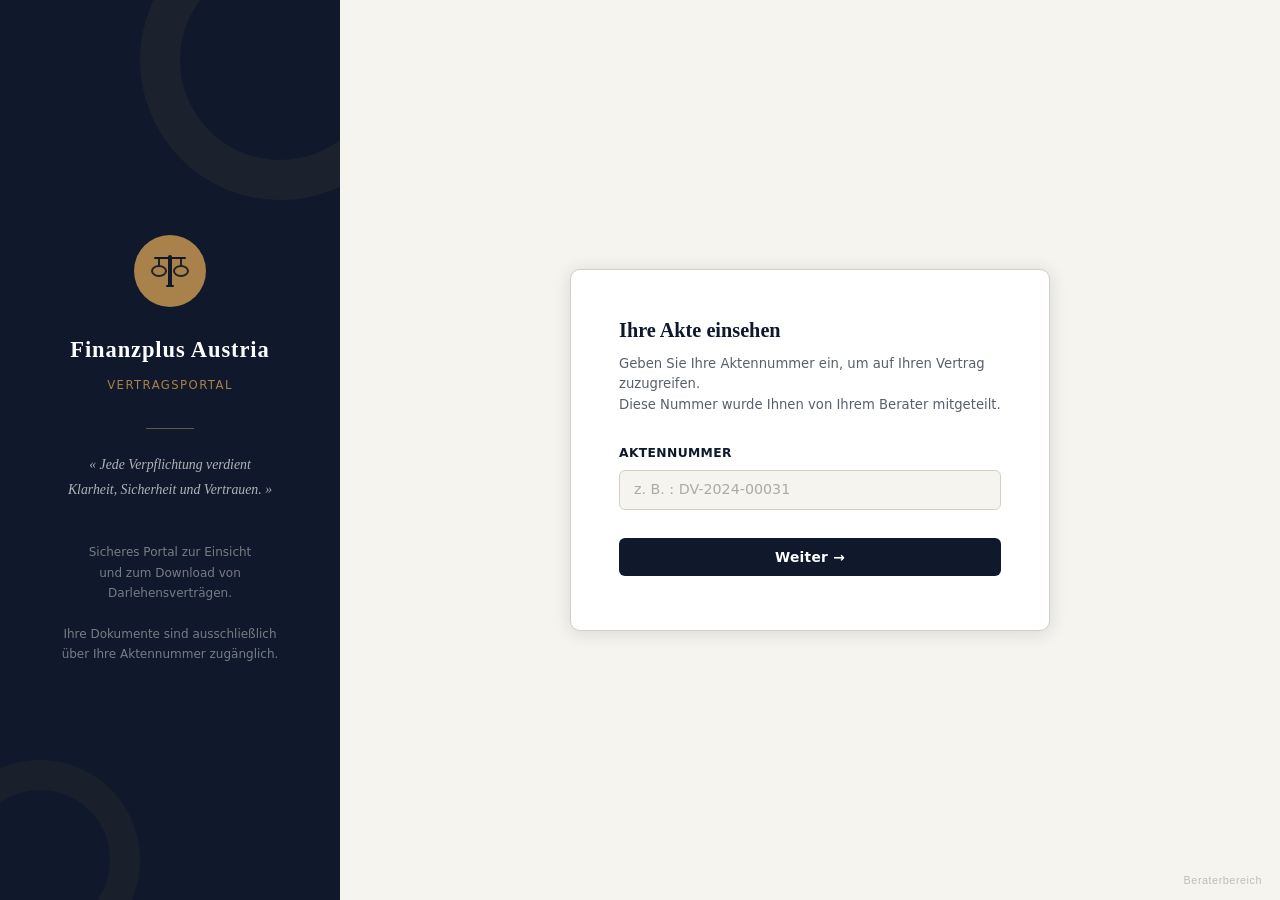
<file: index.html>
<!DOCTYPE html>
<html lang="de">
<head>
  <meta charset="UTF-8" />
  <meta name="viewport" content="width=device-width, initial-scale=1.0" />
  <title>Finanzplus Austria — Vertragsportal</title>
  <link rel="stylesheet" href="src/style.css" />
</head>
<body>

  <!-- ══════════════════════════════════════════
       AUTHENTIFIZIERUNGSSIEGEL (animiertes Overlay)
  ══════════════════════════════════════════ -->
  <div id="seal-overlay">
    <svg class="seal-svg" viewBox="0 0 200 200" xmlns="http://www.w3.org/2000/svg">
      <circle cx="100" cy="100" r="92" fill="none" stroke="#A9814A" stroke-width="2.5" stroke-dasharray="6 4"/>
      <circle cx="100" cy="100" r="78" fill="rgba(16,25,43,.95)" stroke="#A9814A" stroke-width="1.5"/>
      <polygon points="100,36 109,70 145,70 116,91 127,128 100,110 73,128 84,91 55,70 91,70"
               fill="none" stroke="#A9814A" stroke-width="1.5" stroke-linejoin="round"/>
      <path id="topArc" d="M 26,100 A 74,74 0 0,1 174,100" fill="none"/>
      <path id="botArc" d="M 174,100 A 74,74 0 0,1 26,100" fill="none"/>
      <text font-family="Georgia,serif" font-size="11" fill="#A9814A" font-weight="600" letter-spacing="3">
        <textPath href="#topArc" startOffset="10%">FINANZPLUS AUSTRIA</textPath>
      </text>
      <text font-family="Georgia,serif" font-size="10" fill="rgba(169,129,74,.65)" letter-spacing="2">
        <textPath href="#botArc" startOffset="12%">DOKUMENT AUTHENTIFIZIERT</textPath>
      </text>
      <text x="100" y="110" text-anchor="middle" font-family="Georgia,serif"
            font-size="30" fill="#A9814A" font-weight="700">FP</text>
    </svg>
    <div class="seal-text">Akte geprüft und authentifiziert</div>
  </div>

  <!-- ══════════════════════════════════════════
       BILDSCHIRM 1 — KUNDENPORTAL
  ══════════════════════════════════════════ -->
  <div id="screen-home" class="screen active">

    <aside class="sidebar">
      <div class="sidebar-logo">
        <!-- Waage-Icon -->
        <svg viewBox="0 0 40 40" xmlns="http://www.w3.org/2000/svg">
          <rect x="18" y="4"  width="4" height="32" rx="2"/>
          <rect x="4"  y="6"  width="32" height="2"  rx="1"/>
          <ellipse cx="9"  cy="20" rx="7" ry="5" fill="none" stroke="currentColor" stroke-width="2"/>
          <ellipse cx="31" cy="20" rx="7" ry="5" fill="none" stroke="currentColor" stroke-width="2"/>
          <line x1="9"  y1="8"  x2="9"  y2="15" stroke="currentColor" stroke-width="2"/>
          <line x1="31" y1="8"  x2="31" y2="15" stroke="currentColor" stroke-width="2"/>
          <rect x="16" y="34" width="8" height="2" rx="1"/>
        </svg>
      </div>
      <div class="sidebar-content">
        <h1>Finanzplus Austria</h1>
        <div class="sidebar-sub">Vertragsportal</div>
        <div class="sidebar-divider"></div>
        <div class="sidebar-tagline">
          « Jede Verpflichtung verdient<br/>Klarheit, Sicherheit und Vertrauen. »
        </div>
        <div class="sidebar-tagline2">
          Sicheres Portal zur Einsicht<br/>
          und zum Download von Darlehensverträgen.<br/><br/>
          Ihre Dokumente sind ausschließlich<br/>
          über Ihre Aktennummer zugänglich.
        </div>
      </div>
    </aside>

    <main class="main-panel">
      <div class="card">

        <!-- ANSICHT: Suchformular -->
        <div id="view-search">
          <h2 class="card-title">Ihre Akte einsehen</h2>
          <p class="card-desc">
            Geben Sie Ihre Aktennummer ein, um auf Ihren Vertrag zuzugreifen.<br/>
            Diese Nummer wurde Ihnen von Ihrem Berater mitgeteilt.
          </p>
          <div class="form-group">
            <label for="dossierId">Aktennummer</label>
            <input type="text" id="dossierId"
                   placeholder="z. B. : DV-2024-00031"
                   maxlength="20"
                   autocomplete="off"
                   spellcheck="false" />
          </div>
          <button class="btn btn-primary" id="btn-search">Weiter &rarr;</button>
          <div id="msg-search" class="msg"></div>
          <div id="attempts-info" class="attempts-info"></div>

          <!-- Aktenergebnis (standardmäßig ausgeblendet) -->
          <div id="result-block">
            <div class="divider"></div>
            <div class="dossier-card">
              <div class="dossier-label">
                <svg width="13" height="13" viewBox="0 0 16 16" fill="currentColor">
                  <path d="M8 1 10.47 5.53 16 6.34 12 10.24 12.94 15.74 8 13.12 3.06 15.74 4 10.24 0 6.34 5.53 5.53Z"/>
                </svg>
                Akte bestätigt
              </div>
              <div class="dossier-row"><span>Aktennummer</span><span class="mono" id="res-num">—</span></div>
              <div class="dossier-row"><span>Kunde / Gesellschaft</span><span id="res-client">—</span></div>
              <div class="dossier-row"><span>Datei</span><span id="res-file">—</span></div>
              <div class="dossier-row"><span>Einreichungsdatum</span><span id="res-date">—</span></div>
              <button class="btn btn-gold" id="btn-download">
                ⬇&nbsp; Vertrag als PDF herunterladen
              </button>
            </div>
            <button class="btn btn-ghost" id="btn-another">
              ↺ Eine andere Akte einsehen
            </button>
          </div>
        </div>

        <!-- ANSICHT: Gesperrt (zu viele Versuche) -->
        <div id="view-blocked" style="display:none">
          <h2 class="card-title card-title--danger">Zugang vorübergehend gesperrt</h2>
          <p class="card-desc" style="margin-top:10px">
            Sie haben zu viele fehlgeschlagene Versuche unternommen. Aus Sicherheitsgründen
            ist die Einsicht gesperrt.
          </p>
          <div class="msg msg-error show">
            Bitte wenden Sie sich an Ihren Finanzplus Austria-Berater.<br/>
            <strong>+43 681 10535900 &mdash; kontakt_finanzplusaustria@proton.me</strong>
          </div>
        </div>

      </div><!-- /card -->
    </main>

    <!-- Diskreter Link zum Beraterbereich -->
    <button class="admin-link" id="admin-link">Beraterbereich</button>
  </div>

  <!-- ══════════════════════════════════════════
       BILDSCHIRM 2 — ADMIN-ANMELDUNG
  ══════════════════════════════════════════ -->
  <div id="screen-admin-login" class="screen">
    <div class="card card--narrow">
      <div class="admin-login-header">
        <div class="admin-login-icon">
          <svg width="22" height="22" fill="var(--gold)" viewBox="0 0 24 24">
            <path d="M12 2a4 4 0 0 1 4 4 4 4 0 0 1-4 4 4 4 0 0 1-4-4 4 4 0 0 1 4-4m0 10c4.42 0 8 1.79 8 4v2H4v-2c0-2.21 3.58-4 8-4z"/>
          </svg>
        </div>
        <h2 class="card-title" style="text-align:center">Beraterbereich</h2>
        <p class="card-desc" style="text-align:center;margin-bottom:0">
          Zugang nur für Mitarbeiter von Finanzplus Austria.
        </p>
      </div>
      <div class="form-group">
        <label for="admin-pwd">Zugangscode</label>
        <input type="password" id="admin-pwd"
               placeholder="••••••••"
               autocomplete="current-password" />
      </div>
      <button class="btn btn-primary" id="btn-admin-login">Anmelden</button>
      <div id="msg-admin-login" class="msg"></div>
      <button class="btn btn-ghost" id="btn-back-home" style="display:block;margin-top:14px">
        ← Zurück zum Kundenportal
      </button>
    </div>
  </div>

  <!-- ══════════════════════════════════════════
       BILDSCHIRM 3 — ADMIN-DASHBOARD
  ══════════════════════════════════════════ -->
  <div id="screen-admin-dash" class="screen">
    <div class="admin-topbar">
      <div>
        <div class="admin-topbar-title">Finanzplus Austria</div>
        <div class="admin-topbar-sub">Verwaltungskonsole — Aktenverwaltung</div>
      </div>
      <button class="btn-logout" id="btn-logout">Abmelden</button>
    </div>

    <div class="admin-grid">

      <!-- Panel: Einreichen -->
      <div class="panel">
        <div class="panel-title">
          <div class="panel-icon">
            <svg viewBox="0 0 24 24" fill="var(--gold)">
              <path d="M9 16h6v-6h4l-7-7-7 7h4zm-4 2h14v2H5z"/>
            </svg>
          </div>
          Akte einreichen
        </div>
        <div class="form-group">
          <label for="a-dossier-id">Aktennummer</label>
          <input type="text" id="a-dossier-id"
                 placeholder="AT-2026-00147"
                 maxlength="20"
                 autocomplete="off" />
        </div>
        <div class="form-group">
          <label for="a-client">Kunde / Gesellschaft</label>
          <input type="text" id="a-client"
                 placeholder="Vollständiger Name oder Firmenname" />
        </div>
        <div class="form-group">
          <label for="a-file">PDF-Vertragsdatei</label>
          <input type="file" id="a-file" accept=".pdf" />
        </div>
        <button class="btn btn-gold" id="btn-upload">Akte speichern</button>
        <div id="msg-upload" class="msg"></div>
      </div>

      <!-- Panel: Aktenliste -->
      <div class="panel">
        <div class="panel-title">
          <div class="panel-icon">
            <svg viewBox="0 0 24 24" fill="var(--gold)">
              <path d="M14 2H6a2 2 0 0 0-2 2v16a2 2 0 0 0 2 2h12a2 2 0 0 0 2-2V8l-6-6zm4 18H6V4h7v5h5v11z"/>
            </svg>
          </div>
          Gespeicherte Akten
          <span class="badge" id="badge-count">0</span>
        </div>
        <div id="msg-delete" class="msg"></div>
        <div class="table-wrap">
          <table>
            <thead>
              <tr>
                <th>Aktennr.</th>
                <th>Kunde</th>
                <th>Datei</th>
                <th>Datum</th>
                <th>Aktion</th>
              </tr>
            </thead>
            <tbody id="admin-table-body"></tbody>
          </table>
          <div id="empty-state" class="empty-state" style="display:none">
            Noch keine Akten gespeichert.
          </div>
        </div>
      </div>

    </div><!-- /admin-grid -->
  </div>

  <!-- v2.0 -->
  <script src="src/app.js"></script>
</body>
</html>
</file>
<file: src/style.css>
/* ══════════════════════════════════════════════════════
   FINANZPLUS AUSTRIA — Feuille de styles principale
   ══════════════════════════════════════════════════════ */

/* ── RESET & VARIABLES ─────────────────────────────── */
*, *::before, *::after { box-sizing: border-box; margin: 0; padding: 0; }

:root {
  --navy:    #10192B;
  --navy2:   #1a2840;
  --gold:    #A9814A;
  --gold-l:  #c9a870;
  --bord:    #7A2436;
  --ivory:   #F6F4EF;
  --ivory2:  #edeae3;
  --white:   #ffffff;
  --text:    #1f2328;
  --muted:   #57606a;
  --border:  #d4cfc5;
  --serif:   'Georgia', 'Times New Roman', serif;
  --sans:    -apple-system, 'Segoe UI', system-ui, sans-serif;
  --mono:    'Courier New', 'Lucida Console', monospace;
  --radius:  6px;
  --shadow:  0 2px 18px rgba(16,25,43,.13);
}

html, body {
  height: 100%;
  font-family: var(--sans);
  font-size: 15px;
  line-height: 1.65;
  color: var(--text);
  background: var(--ivory);
}

/* ── ROUTER ─────────────────────────────────────────── */
.screen          { display: none; }
.screen.active   { display: flex; }

/* ══════════════════════════════════════════════════════
   SCEAU D'AUTHENTIFICATION
══════════════════════════════════════════════════════ */
#seal-overlay {
  display: none;
  position: fixed;
  inset: 0;
  background: rgba(16,25,43,.78);
  z-index: 9999;
  align-items: center;
  justify-content: center;
  flex-direction: column;
}
#seal-overlay.active { display: flex; }

.seal-svg {
  width: 190px;
  height: 190px;
  animation: sealStamp .6s cubic-bezier(.2,1.4,.4,1) forwards;
  transform-origin: center;
  transform: scale(0) rotate(-25deg);
  opacity: 0;
}
@keyframes sealStamp {
  0%   { transform: scale(2.2) rotate(-25deg); opacity: 0; }
  60%  { transform: scale(.88) rotate(3deg);   opacity: 1; }
  100% { transform: scale(1)   rotate(0deg);   opacity: 1; }
}

.seal-text {
  margin-top: 22px;
  font-family: var(--serif);
  font-size: 1.1rem;
  color: var(--gold);
  letter-spacing: .08em;
  animation: fadeInUp .4s .38s ease both;
  opacity: 0;
}
@keyframes fadeInUp {
  from { opacity: 0; transform: translateY(12px); }
  to   { opacity: 1; transform: translateY(0); }
}

/* ══════════════════════════════════════════════════════
   LAYOUT DEUX PANNEAUX (page client)
══════════════════════════════════════════════════════ */
#screen-home {
  min-height: 100vh;
  flex-direction: row;
}

/* ── Sidebar ────────────────────────────────────────── */
.sidebar {
  width: 340px;
  min-height: 100vh;
  background: var(--navy);
  display: flex;
  flex-direction: column;
  align-items: center;
  justify-content: center;
  padding: 48px 36px;
  flex-shrink: 0;
  position: relative;
  overflow: hidden;
}

/* Ornements géométriques discrets */
.sidebar::before {
  content: '';
  position: absolute;
  top: -80px; right: -80px;
  width: 280px; height: 280px;
  border: 40px solid rgba(169,129,74,.08);
  border-radius: 50%;
}
.sidebar::after {
  content: '';
  position: absolute;
  bottom: -60px; left: -60px;
  width: 200px; height: 200px;
  border: 30px solid rgba(169,129,74,.06);
  border-radius: 50%;
}

.sidebar-logo {
  width: 72px; height: 72px;
  background: var(--gold);
  border-radius: 50%;
  display: flex;
  align-items: center;
  justify-content: center;
  margin-bottom: 24px;
  position: relative;
  z-index: 1;
  flex-shrink: 0;
}
.sidebar-logo svg { width: 40px; height: 40px; fill: var(--navy); }

.sidebar-content { position: relative; z-index: 1; }

.sidebar h1 {
  font-family: var(--serif);
  font-size: 1.5rem;
  color: var(--white);
  text-align: center;
  letter-spacing: .04em;
  margin-bottom: 8px;
}
.sidebar-sub {
  font-size: .78rem;
  color: var(--gold);
  text-align: center;
  letter-spacing: .12em;
  text-transform: uppercase;
  margin-bottom: 32px;
}
.sidebar-divider {
  width: 48px; height: 1px;
  background: var(--gold);
  margin: 0 auto 24px;
  opacity: .6;
}
.sidebar-tagline {
  font-family: var(--serif);
  font-size: .92rem;
  color: rgba(246,244,239,.7);
  text-align: center;
  font-style: italic;
  line-height: 1.8;
}
.sidebar-tagline2 {
  font-size: .8rem;
  color: rgba(246,244,239,.45);
  text-align: center;
  margin-top: 40px;
  line-height: 1.7;
}

/* ── Panneau principal ──────────────────────────────── */
.main-panel {
  flex: 1;
  display: flex;
  align-items: center;
  justify-content: center;
  padding: 48px 32px;
  background: var(--ivory);
}

/* ══════════════════════════════════════════════════════
   CARTE GÉNÉRIQUE
══════════════════════════════════════════════════════ */
.card {
  background: var(--white);
  border: 1px solid var(--border);
  border-radius: 10px;
  padding: 44px 48px;
  width: 100%;
  max-width: 480px;
  box-shadow: var(--shadow);
}
.card--narrow { max-width: 400px; }

.card-title {
  font-family: var(--serif);
  font-size: 1.35rem;
  color: var(--navy);
  margin-bottom: 6px;
}
.card-title--danger { color: var(--bord); }

.card-desc {
  font-size: .88rem;
  color: var(--muted);
  margin-bottom: 28px;
  line-height: 1.55;
}
.divider {
  height: 1px;
  background: var(--border);
  margin: 22px 0;
}

/* ══════════════════════════════════════════════════════
   FORMULAIRES
══════════════════════════════════════════════════════ */
.form-group { margin-bottom: 20px; }

label {
  display: block;
  font-size: .82rem;
  font-weight: 600;
  color: var(--navy);
  margin-bottom: 6px;
  letter-spacing: .03em;
  text-transform: uppercase;
}

input[type="text"],
input[type="password"],
input[type="file"] {
  width: 100%;
  padding: 11px 14px;
  border: 1.5px solid var(--border);
  border-radius: var(--radius);
  font-family: var(--mono);
  font-size: .95rem;
  color: var(--text);
  background: var(--ivory);
  transition: border-color .2s, background .2s;
  outline: none;
}
input[type="text"]:focus,
input[type="password"]:focus {
  border-color: var(--gold);
  background: var(--white);
}
input[type="text"]::placeholder { font-family: var(--sans); color: #aaa; }
input[type="file"]              { font-family: var(--sans); font-size: .88rem; cursor: pointer; }

/* ══════════════════════════════════════════════════════
   BOUTONS
══════════════════════════════════════════════════════ */
.btn {
  display: inline-flex;
  align-items: center;
  gap: 8px;
  padding: 11px 24px;
  border: none;
  border-radius: var(--radius);
  font-family: var(--sans);
  font-size: .92rem;
  font-weight: 600;
  cursor: pointer;
  transition: background .18s, opacity .18s;
  letter-spacing: .02em;
}
.btn-primary {
  background: var(--navy);
  color: var(--white);
  width: 100%;
  justify-content: center;
  margin-top: 8px;
}
.btn-primary:hover    { background: var(--navy2); }
.btn-primary:disabled { opacity: .45; cursor: not-allowed; }

.btn-gold {
  background: var(--gold);
  color: var(--white);
  width: 100%;
  justify-content: center;
  margin-top: 8px;
}
.btn-gold:hover { background: var(--gold-l); }

.btn-ghost {
  background: transparent;
  color: var(--muted);
  font-size: .83rem;
  font-weight: 500;
  padding: 6px 0;
  margin-top: 12px;
  text-decoration: underline;
  cursor: pointer;
  border: none;
}
.btn-ghost:hover { color: var(--navy); }

.btn-danger {
  background: var(--bord);
  color: var(--white);
  font-size: .8rem;
  padding: 5px 12px;
  border-radius: var(--radius);
  border: none;
  cursor: pointer;
}
.btn-danger:hover { opacity: .85; }

/* ══════════════════════════════════════════════════════
   MESSAGES (succès / erreur / avertissement)
══════════════════════════════════════════════════════ */
.msg {
  border-radius: var(--radius);
  padding: 12px 16px;
  font-size: .88rem;
  margin-top: 16px;
  display: none;
  line-height: 1.55;
}
.msg.show     { display: block; }
.msg-error    { background: #fdf0f2; border: 1px solid #e8c0c8; color: var(--bord); }
.msg-success  { background: #f0f5f0; border: 1px solid #b8d8b8; color: #2a5e2a; }
.msg-warn     { background: #fdf8f0; border: 1px solid #e8d8b8; color: #7a5a1a; }

/* ══════════════════════════════════════════════════════
   RÉSULTAT DOSSIER (côté client)
══════════════════════════════════════════════════════ */
#result-block { display: none; margin-top: 24px; }

.dossier-card {
  background: var(--ivory);
  border: 1.5px solid var(--gold);
  border-radius: 8px;
  padding: 20px 22px;
  position: relative;
  overflow: hidden;
}
.dossier-card::before {
  content: '';
  position: absolute;
  top: 0; left: 0;
  width: 4px; height: 100%;
  background: var(--gold);
}

.dossier-label {
  font-size: .75rem;
  font-weight: 700;
  color: var(--gold);
  letter-spacing: .1em;
  text-transform: uppercase;
  margin-bottom: 12px;
  display: flex;
  align-items: center;
  gap: 8px;
}
.dossier-row {
  display: flex;
  justify-content: space-between;
  padding: 5px 0;
  border-bottom: 1px solid var(--border);
  font-size: .88rem;
}
.dossier-row:last-of-type  { border-bottom: none; }
.dossier-row span:first-child { color: var(--muted); }
.dossier-row span:last-child  { font-weight: 600; color: var(--navy); }
.mono { font-family: var(--mono); }

/* Compteur tentatives */
.attempts-info      { font-size: .78rem; color: var(--muted); margin-top: 10px; text-align: right; }
.attempts-info.warn { color: var(--bord); font-weight: 600; }

/* ══════════════════════════════════════════════════════
   LIEN ADMIN DISCRET
══════════════════════════════════════════════════════ */
.admin-link {
  position: fixed;
  bottom: 14px; right: 18px;
  font-size: .72rem;
  color: rgba(90,90,90,.35);
  cursor: pointer;
  letter-spacing: .05em;
  border: none;
  background: transparent;
  z-index: 100;
}
.admin-link:hover { color: var(--muted); }

/* ══════════════════════════════════════════════════════
   CONNEXION ADMIN
══════════════════════════════════════════════════════ */
#screen-admin-login {
  min-height: 100vh;
  align-items: center;
  justify-content: center;
  background: var(--ivory);
  flex-direction: column;
  padding: 40px 16px;
}
.admin-login-header { text-align: center; margin-bottom: 24px; }
.admin-login-icon {
  width: 52px; height: 52px;
  background: var(--navy);
  border-radius: 50%;
  display: flex; align-items: center; justify-content: center;
  margin: 0 auto 14px;
}

/* ══════════════════════════════════════════════════════
   DASHBOARD ADMIN
══════════════════════════════════════════════════════ */
#screen-admin-dash {
  min-height: 100vh;
  align-items: center;
  justify-content: center;
  background: var(--ivory);
  flex-direction: column;
  padding: 40px 16px;
}

.admin-topbar {
  width: 100%; max-width: 920px;
  display: flex; align-items: center; justify-content: space-between;
  background: var(--navy);
  border-radius: 8px;
  padding: 14px 24px;
  margin-bottom: 24px;
  color: var(--white);
}
.admin-topbar-title { font-family: var(--serif); font-size: 1.05rem; letter-spacing: .04em; }
.admin-topbar-sub   { font-size: .75rem; color: var(--gold); letter-spacing: .08em; text-transform: uppercase; }

.btn-logout {
  background: transparent;
  border: 1px solid rgba(169,129,74,.5);
  color: var(--gold);
  font-size: .8rem;
  padding: 5px 14px;
  border-radius: var(--radius);
  cursor: pointer;
}
.btn-logout:hover { background: rgba(169,129,74,.12); }

.admin-grid {
  width: 100%; max-width: 920px;
  display: grid;
  grid-template-columns: 340px 1fr;
  gap: 20px;
  align-items: start;
}

.panel {
  background: var(--white);
  border: 1px solid var(--border);
  border-radius: 10px;
  padding: 28px;
  box-shadow: var(--shadow);
}
.panel-title {
  font-family: var(--serif);
  font-size: 1.05rem;
  color: var(--navy);
  margin-bottom: 18px;
  padding-bottom: 12px;
  border-bottom: 1px solid var(--border);
  display: flex; align-items: center; gap: 10px;
}
.panel-icon {
  width: 26px; height: 26px;
  background: var(--navy);
  border-radius: 4px;
  display: flex; align-items: center; justify-content: center;
  flex-shrink: 0;
}
.panel-icon svg { width: 14px; height: 14px; }

/* ── Tableau ─────────────────────────────────────────── */
.table-wrap { overflow-x: auto; }

table           { width: 100%; border-collapse: collapse; font-size: .84rem; }
thead th        {
  background: var(--navy); color: var(--gold);
  font-size: .75rem; font-weight: 700; letter-spacing: .08em;
  text-transform: uppercase; padding: 10px 12px; text-align: left;
}
tbody tr        { border-bottom: 1px solid var(--border); }
tbody tr:hover  { background: var(--ivory); }
tbody td        { padding: 10px 12px; vertical-align: middle; }
.td-mono        { font-family: var(--mono); font-size: .82rem; color: var(--navy); font-weight: 700; }
.td-file        { font-size: .8rem; color: var(--muted); max-width: 140px; overflow: hidden; text-overflow: ellipsis; white-space: nowrap; }
.td-date        { font-size: .8rem; color: var(--muted); }

.empty-state    { text-align: center; padding: 32px; color: var(--muted); font-style: italic; font-size: .88rem; }

/* ── Badge ───────────────────────────────────────────── */
.badge {
  display: inline-block;
  padding: 2px 8px;
  border-radius: 20px;
  font-size: .72rem; font-weight: 700;
  background: var(--gold); color: var(--white);
  letter-spacing: .04em; vertical-align: middle;
}

/* ── Spinner ─────────────────────────────────────────── */
.spinner {
  display: inline-block;
  width: 16px; height: 16px;
  border: 2px solid rgba(255,255,255,.35);
  border-top-color: var(--white);
  border-radius: 50%;
  animation: spin .7s linear infinite;
}
@keyframes spin { to { transform: rotate(360deg); } }

/* ══════════════════════════════════════════════════════
   RESPONSIVE
══════════════════════════════════════════════════════ */
@media (max-width: 820px) {
  .admin-grid { grid-template-columns: 1fr; }
  .admin-topbar { flex-direction: column; gap: 8px; text-align: center; }
}

@media (max-width: 720px) {
  #screen-home    { flex-direction: column; }
  .sidebar {
    width: 100%; min-height: auto;
    padding: 24px 20px;
    flex-direction: row;
    justify-content: flex-start;
    gap: 16px;
    align-items: center;
  }
  .sidebar::before, .sidebar::after { display: none; }
  .sidebar-logo   { width: 50px; height: 50px; margin-bottom: 0; }
  .sidebar-logo svg { width: 26px; height: 26px; }
  .sidebar h1     { font-size: 1.1rem; text-align: left; }
  .sidebar-sub    { text-align: left; margin-bottom: 0; }
  .sidebar-divider,
  .sidebar-tagline,
  .sidebar-tagline2 { display: none; }
  .main-panel     { padding: 28px 16px; align-items: flex-start; }
  .card           { padding: 28px 20px; }
}

@media (max-width: 400px) {
  .card { padding: 20px 14px; }
}
</file>
<file: finanzplus-austria/src/style.css>
/* ══════════════════════════════════════════════════════
   FINANZPLUS AUSTRIA — Feuille de styles principale
   ══════════════════════════════════════════════════════ */

/* ── RESET & VARIABLES ─────────────────────────────── */
*, *::before, *::after { box-sizing: border-box; margin: 0; padding: 0; }

:root {
  --navy:    #10192B;
  --navy2:   #1a2840;
  --gold:    #A9814A;
  --gold-l:  #c9a870;
  --bord:    #7A2436;
  --ivory:   #F6F4EF;
  --ivory2:  #edeae3;
  --white:   #ffffff;
  --text:    #1f2328;
  --muted:   #57606a;
  --border:  #d4cfc5;
  --serif:   'Georgia', 'Times New Roman', serif;
  --sans:    -apple-system, 'Segoe UI', system-ui, sans-serif;
  --mono:    'Courier New', 'Lucida Console', monospace;
  --radius:  6px;
  --shadow:  0 2px 18px rgba(16,25,43,.13);
}

html, body {
  height: 100%;
  font-family: var(--sans);
  font-size: 15px;
  line-height: 1.65;
  color: var(--text);
  background: var(--ivory);
}

/* ── ROUTER ─────────────────────────────────────────── */
.screen          { display: none; }
.screen.active   { display: flex; }

/* ══════════════════════════════════════════════════════
   SCEAU D'AUTHENTIFICATION
══════════════════════════════════════════════════════ */
#seal-overlay {
  display: none;
  position: fixed;
  inset: 0;
  background: rgba(16,25,43,.78);
  z-index: 9999;
  align-items: center;
  justify-content: center;
  flex-direction: column;
}
#seal-overlay.active { display: flex; }

.seal-svg {
  width: 190px;
  height: 190px;
  animation: sealStamp .6s cubic-bezier(.2,1.4,.4,1) forwards;
  transform-origin: center;
  transform: scale(0) rotate(-25deg);
  opacity: 0;
}
@keyframes sealStamp {
  0%   { transform: scale(2.2) rotate(-25deg); opacity: 0; }
  60%  { transform: scale(.88) rotate(3deg);   opacity: 1; }
  100% { transform: scale(1)   rotate(0deg);   opacity: 1; }
}

.seal-text {
  margin-top: 22px;
  font-family: var(--serif);
  font-size: 1.1rem;
  color: var(--gold);
  letter-spacing: .08em;
  animation: fadeInUp .4s .38s ease both;
  opacity: 0;
}
@keyframes fadeInUp {
  from { opacity: 0; transform: translateY(12px); }
  to   { opacity: 1; transform: translateY(0); }
}

/* ══════════════════════════════════════════════════════
   LAYOUT DEUX PANNEAUX (page client)
══════════════════════════════════════════════════════ */
#screen-home {
  min-height: 100vh;
  flex-direction: row;
}

/* ── Sidebar ────────────────────────────────────────── */
.sidebar {
  width: 340px;
  min-height: 100vh;
  background: var(--navy);
  display: flex;
  flex-direction: column;
  align-items: center;
  justify-content: center;
  padding: 48px 36px;
  flex-shrink: 0;
  position: relative;
  overflow: hidden;
}

/* Ornements géométriques discrets */
.sidebar::before {
  content: '';
  position: absolute;
  top: -80px; right: -80px;
  width: 280px; height: 280px;
  border: 40px solid rgba(169,129,74,.08);
  border-radius: 50%;
}
.sidebar::after {
  content: '';
  position: absolute;
  bottom: -60px; left: -60px;
  width: 200px; height: 200px;
  border: 30px solid rgba(169,129,74,.06);
  border-radius: 50%;
}

.sidebar-logo {
  width: 72px; height: 72px;
  background: var(--gold);
  border-radius: 50%;
  display: flex;
  align-items: center;
  justify-content: center;
  margin-bottom: 24px;
  position: relative;
  z-index: 1;
  flex-shrink: 0;
}
.sidebar-logo svg { width: 40px; height: 40px; fill: var(--navy); }

.sidebar-content { position: relative; z-index: 1; }

.sidebar h1 {
  font-family: var(--serif);
  font-size: 1.5rem;
  color: var(--white);
  text-align: center;
  letter-spacing: .04em;
  margin-bottom: 8px;
}
.sidebar-sub {
  font-size: .78rem;
  color: var(--gold);
  text-align: center;
  letter-spacing: .12em;
  text-transform: uppercase;
  margin-bottom: 32px;
}
.sidebar-divider {
  width: 48px; height: 1px;
  background: var(--gold);
  margin: 0 auto 24px;
  opacity: .6;
}
.sidebar-tagline {
  font-family: var(--serif);
  font-size: .92rem;
  color: rgba(246,244,239,.7);
  text-align: center;
  font-style: italic;
  line-height: 1.8;
}
.sidebar-tagline2 {
  font-size: .8rem;
  color: rgba(246,244,239,.45);
  text-align: center;
  margin-top: 40px;
  line-height: 1.7;
}

/* ── Panneau principal ──────────────────────────────── */
.main-panel {
  flex: 1;
  display: flex;
  align-items: center;
  justify-content: center;
  padding: 48px 32px;
  background: var(--ivory);
}

/* ══════════════════════════════════════════════════════
   CARTE GÉNÉRIQUE
══════════════════════════════════════════════════════ */
.card {
  background: var(--white);
  border: 1px solid var(--border);
  border-radius: 10px;
  padding: 44px 48px;
  width: 100%;
  max-width: 480px;
  box-shadow: var(--shadow);
}
.card--narrow { max-width: 400px; }

.card-title {
  font-family: var(--serif);
  font-size: 1.35rem;
  color: var(--navy);
  margin-bottom: 6px;
}
.card-title--danger { color: var(--bord); }

.card-desc {
  font-size: .88rem;
  color: var(--muted);
  margin-bottom: 28px;
  line-height: 1.55;
}
.divider {
  height: 1px;
  background: var(--border);
  margin: 22px 0;
}

/* ══════════════════════════════════════════════════════
   FORMULAIRES
══════════════════════════════════════════════════════ */
.form-group { margin-bottom: 20px; }

label {
  display: block;
  font-size: .82rem;
  font-weight: 600;
  color: var(--navy);
  margin-bottom: 6px;
  letter-spacing: .03em;
  text-transform: uppercase;
}

input[type="text"],
input[type="password"],
input[type="file"] {
  width: 100%;
  padding: 11px 14px;
  border: 1.5px solid var(--border);
  border-radius: var(--radius);
  font-family: var(--mono);
  font-size: .95rem;
  color: var(--text);
  background: var(--ivory);
  transition: border-color .2s, background .2s;
  outline: none;
}
input[type="text"]:focus,
input[type="password"]:focus {
  border-color: var(--gold);
  background: var(--white);
}
input[type="text"]::placeholder { font-family: var(--sans); color: #aaa; }
input[type="file"]              { font-family: var(--sans); font-size: .88rem; cursor: pointer; }

/* ══════════════════════════════════════════════════════
   BOUTONS
══════════════════════════════════════════════════════ */
.btn {
  display: inline-flex;
  align-items: center;
  gap: 8px;
  padding: 11px 24px;
  border: none;
  border-radius: var(--radius);
  font-family: var(--sans);
  font-size: .92rem;
  font-weight: 600;
  cursor: pointer;
  transition: background .18s, opacity .18s;
  letter-spacing: .02em;
}
.btn-primary {
  background: var(--navy);
  color: var(--white);
  width: 100%;
  justify-content: center;
  margin-top: 8px;
}
.btn-primary:hover    { background: var(--navy2); }
.btn-primary:disabled { opacity: .45; cursor: not-allowed; }

.btn-gold {
  background: var(--gold);
  color: var(--white);
  width: 100%;
  justify-content: center;
  margin-top: 8px;
}
.btn-gold:hover { background: var(--gold-l); }

.btn-ghost {
  background: transparent;
  color: var(--muted);
  font-size: .83rem;
  font-weight: 500;
  padding: 6px 0;
  margin-top: 12px;
  text-decoration: underline;
  cursor: pointer;
  border: none;
}
.btn-ghost:hover { color: var(--navy); }

.btn-danger {
  background: var(--bord);
  color: var(--white);
  font-size: .8rem;
  padding: 5px 12px;
  border-radius: var(--radius);
  border: none;
  cursor: pointer;
}
.btn-danger:hover { opacity: .85; }

/* ══════════════════════════════════════════════════════
   MESSAGES (succès / erreur / avertissement)
══════════════════════════════════════════════════════ */
.msg {
  border-radius: var(--radius);
  padding: 12px 16px;
  font-size: .88rem;
  margin-top: 16px;
  display: none;
  line-height: 1.55;
}
.msg.show     { display: block; }
.msg-error    { background: #fdf0f2; border: 1px solid #e8c0c8; color: var(--bord); }
.msg-success  { background: #f0f5f0; border: 1px solid #b8d8b8; color: #2a5e2a; }
.msg-warn     { background: #fdf8f0; border: 1px solid #e8d8b8; color: #7a5a1a; }

/* ══════════════════════════════════════════════════════
   RÉSULTAT DOSSIER (côté client)
══════════════════════════════════════════════════════ */
#result-block { display: none; margin-top: 24px; }

.dossier-card {
  background: var(--ivory);
  border: 1.5px solid var(--gold);
  border-radius: 8px;
  padding: 20px 22px;
  position: relative;
  overflow: hidden;
}
.dossier-card::before {
  content: '';
  position: absolute;
  top: 0; left: 0;
  width: 4px; height: 100%;
  background: var(--gold);
}

.dossier-label {
  font-size: .75rem;
  font-weight: 700;
  color: var(--gold);
  letter-spacing: .1em;
  text-transform: uppercase;
  margin-bottom: 12px;
  display: flex;
  align-items: center;
  gap: 8px;
}
.dossier-row {
  display: flex;
  justify-content: space-between;
  padding: 5px 0;
  border-bottom: 1px solid var(--border);
  font-size: .88rem;
}
.dossier-row:last-of-type  { border-bottom: none; }
.dossier-row span:first-child { color: var(--muted); }
.dossier-row span:last-child  { font-weight: 600; color: var(--navy); }
.mono { font-family: var(--mono); }

/* Compteur tentatives */
.attempts-info      { font-size: .78rem; color: var(--muted); margin-top: 10px; text-align: right; }
.attempts-info.warn { color: var(--bord); font-weight: 600; }

/* ══════════════════════════════════════════════════════
   LIEN ADMIN DISCRET
══════════════════════════════════════════════════════ */
.admin-link {
  position: fixed;
  bottom: 14px; right: 18px;
  font-size: .72rem;
  color: rgba(90,90,90,.35);
  cursor: pointer;
  letter-spacing: .05em;
  border: none;
  background: transparent;
  z-index: 100;
}
.admin-link:hover { color: var(--muted); }

/* ══════════════════════════════════════════════════════
   CONNEXION ADMIN
══════════════════════════════════════════════════════ */
#screen-admin-login {
  min-height: 100vh;
  align-items: center;
  justify-content: center;
  background: var(--ivory);
  flex-direction: column;
  padding: 40px 16px;
}
.admin-login-header { text-align: center; margin-bottom: 24px; }
.admin-login-icon {
  width: 52px; height: 52px;
  background: var(--navy);
  border-radius: 50%;
  display: flex; align-items: center; justify-content: center;
  margin: 0 auto 14px;
}

/* ══════════════════════════════════════════════════════
   DASHBOARD ADMIN
══════════════════════════════════════════════════════ */
#screen-admin-dash {
  min-height: 100vh;
  align-items: center;
  justify-content: center;
  background: var(--ivory);
  flex-direction: column;
  padding: 40px 16px;
}

.admin-topbar {
  width: 100%; max-width: 920px;
  display: flex; align-items: center; justify-content: space-between;
  background: var(--navy);
  border-radius: 8px;
  padding: 14px 24px;
  margin-bottom: 24px;
  color: var(--white);
}
.admin-topbar-title { font-family: var(--serif); font-size: 1.05rem; letter-spacing: .04em; }
.admin-topbar-sub   { font-size: .75rem; color: var(--gold); letter-spacing: .08em; text-transform: uppercase; }

.btn-logout {
  background: transparent;
  border: 1px solid rgba(169,129,74,.5);
  color: var(--gold);
  font-size: .8rem;
  padding: 5px 14px;
  border-radius: var(--radius);
  cursor: pointer;
}
.btn-logout:hover { background: rgba(169,129,74,.12); }

.admin-grid {
  width: 100%; max-width: 920px;
  display: grid;
  grid-template-columns: 340px 1fr;
  gap: 20px;
  align-items: start;
}

.panel {
  background: var(--white);
  border: 1px solid var(--border);
  border-radius: 10px;
  padding: 28px;
  box-shadow: var(--shadow);
}
.panel-title {
  font-family: var(--serif);
  font-size: 1.05rem;
  color: var(--navy);
  margin-bottom: 18px;
  padding-bottom: 12px;
  border-bottom: 1px solid var(--border);
  display: flex; align-items: center; gap: 10px;
}
.panel-icon {
  width: 26px; height: 26px;
  background: var(--navy);
  border-radius: 4px;
  display: flex; align-items: center; justify-content: center;
  flex-shrink: 0;
}
.panel-icon svg { width: 14px; height: 14px; }

/* ── Tableau ─────────────────────────────────────────── */
.table-wrap { overflow-x: auto; }

table           { width: 100%; border-collapse: collapse; font-size: .84rem; }
thead th        {
  background: var(--navy); color: var(--gold);
  font-size: .75rem; font-weight: 700; letter-spacing: .08em;
  text-transform: uppercase; padding: 10px 12px; text-align: left;
}
tbody tr        { border-bottom: 1px solid var(--border); }
tbody tr:hover  { background: var(--ivory); }
tbody td        { padding: 10px 12px; vertical-align: middle; }
.td-mono        { font-family: var(--mono); font-size: .82rem; color: var(--navy); font-weight: 700; }
.td-file        { font-size: .8rem; color: var(--muted); max-width: 140px; overflow: hidden; text-overflow: ellipsis; white-space: nowrap; }
.td-date        { font-size: .8rem; color: var(--muted); }

.empty-state    { text-align: center; padding: 32px; color: var(--muted); font-style: italic; font-size: .88rem; }

/* ── Badge ───────────────────────────────────────────── */
.badge {
  display: inline-block;
  padding: 2px 8px;
  border-radius: 20px;
  font-size: .72rem; font-weight: 700;
  background: var(--gold); color: var(--white);
  letter-spacing: .04em; vertical-align: middle;
}

/* ── Spinner ─────────────────────────────────────────── */
.spinner {
  display: inline-block;
  width: 16px; height: 16px;
  border: 2px solid rgba(255,255,255,.35);
  border-top-color: var(--white);
  border-radius: 50%;
  animation: spin .7s linear infinite;
}
@keyframes spin { to { transform: rotate(360deg); } }

/* ══════════════════════════════════════════════════════
   RESPONSIVE
══════════════════════════════════════════════════════ */
@media (max-width: 820px) {
  .admin-grid { grid-template-columns: 1fr; }
  .admin-topbar { flex-direction: column; gap: 8px; text-align: center; }
}

@media (max-width: 720px) {
  #screen-home    { flex-direction: column; }
  .sidebar {
    width: 100%; min-height: auto;
    padding: 24px 20px;
    flex-direction: row;
    justify-content: flex-start;
    gap: 16px;
    align-items: center;
  }
  .sidebar::before, .sidebar::after { display: none; }
  .sidebar-logo   { width: 50px; height: 50px; margin-bottom: 0; }
  .sidebar-logo svg { width: 26px; height: 26px; }
  .sidebar h1     { font-size: 1.1rem; text-align: left; }
  .sidebar-sub    { text-align: left; margin-bottom: 0; }
  .sidebar-divider,
  .sidebar-tagline,
  .sidebar-tagline2 { display: none; }
  .main-panel     { padding: 28px 16px; align-items: flex-start; }
  .card           { padding: 28px 20px; }
}

@media (max-width: 400px) {
  .card { padding: 20px 14px; }
}
</file>
